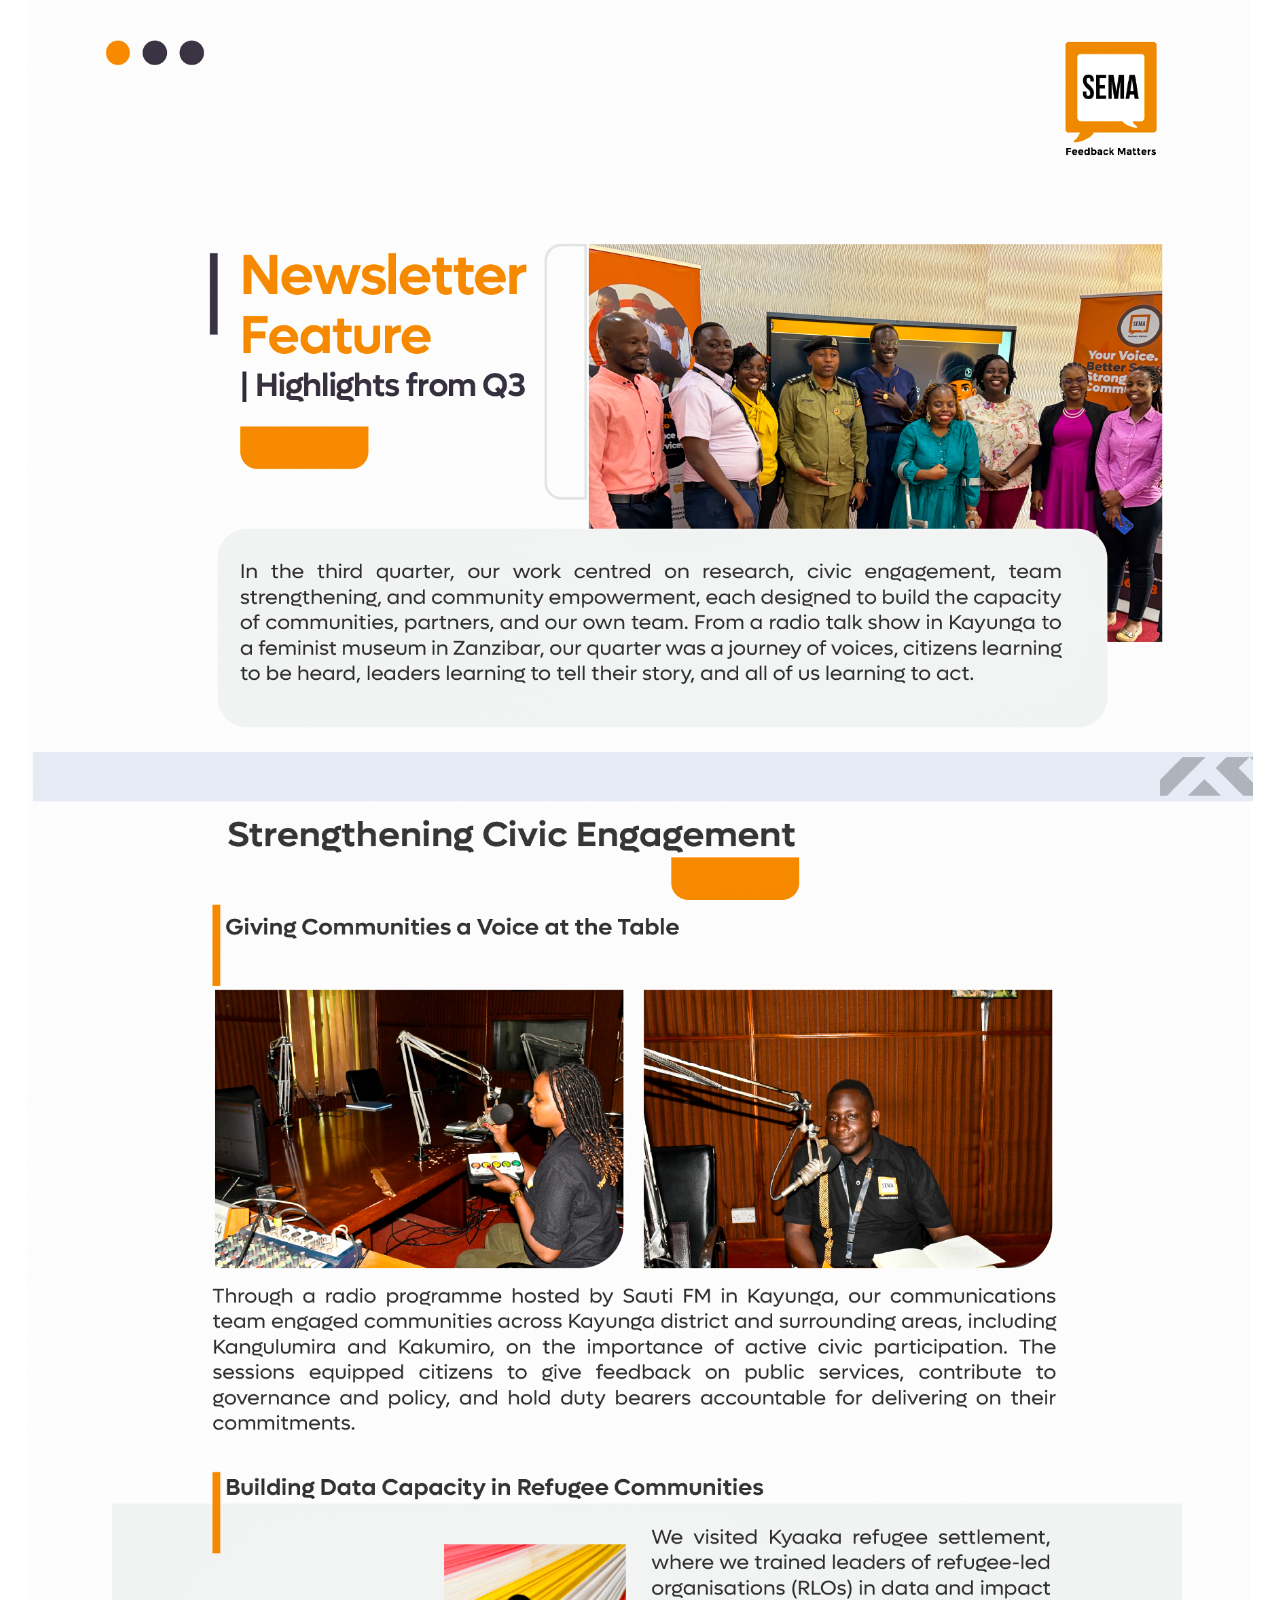
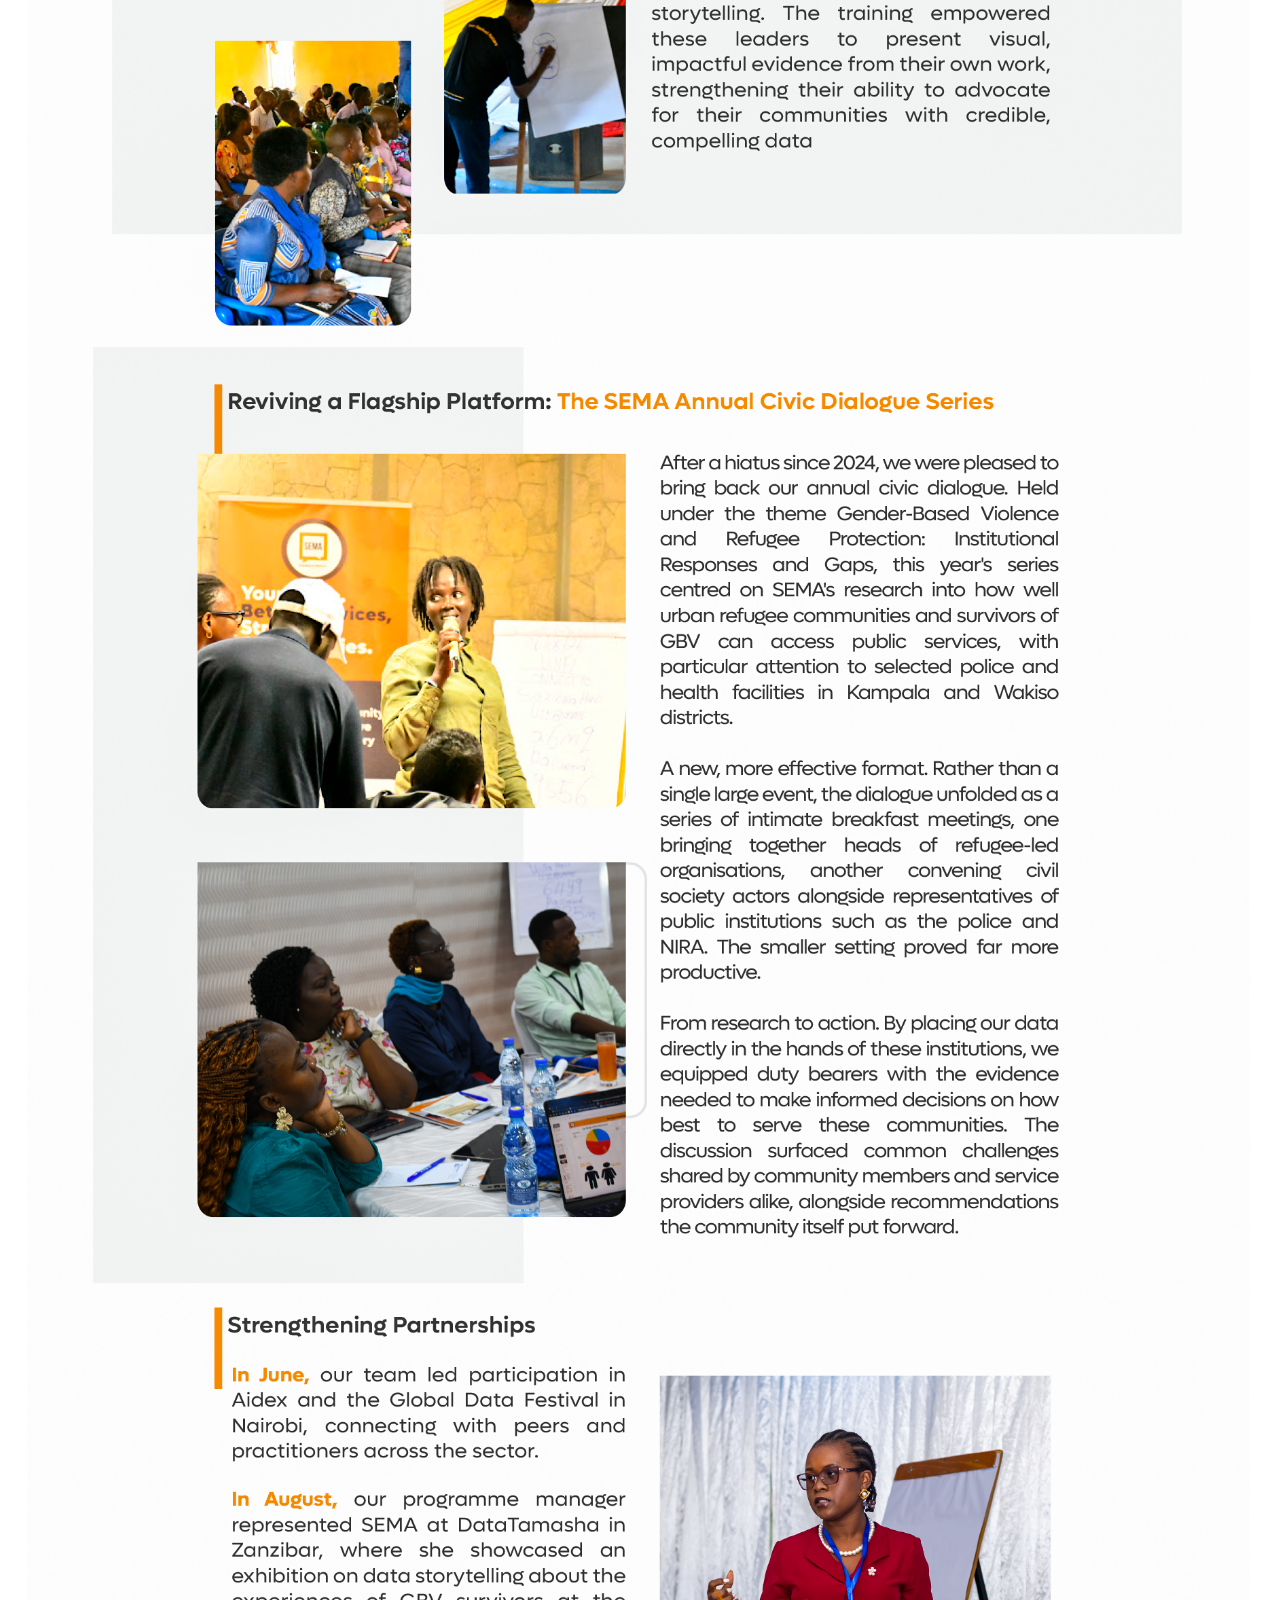
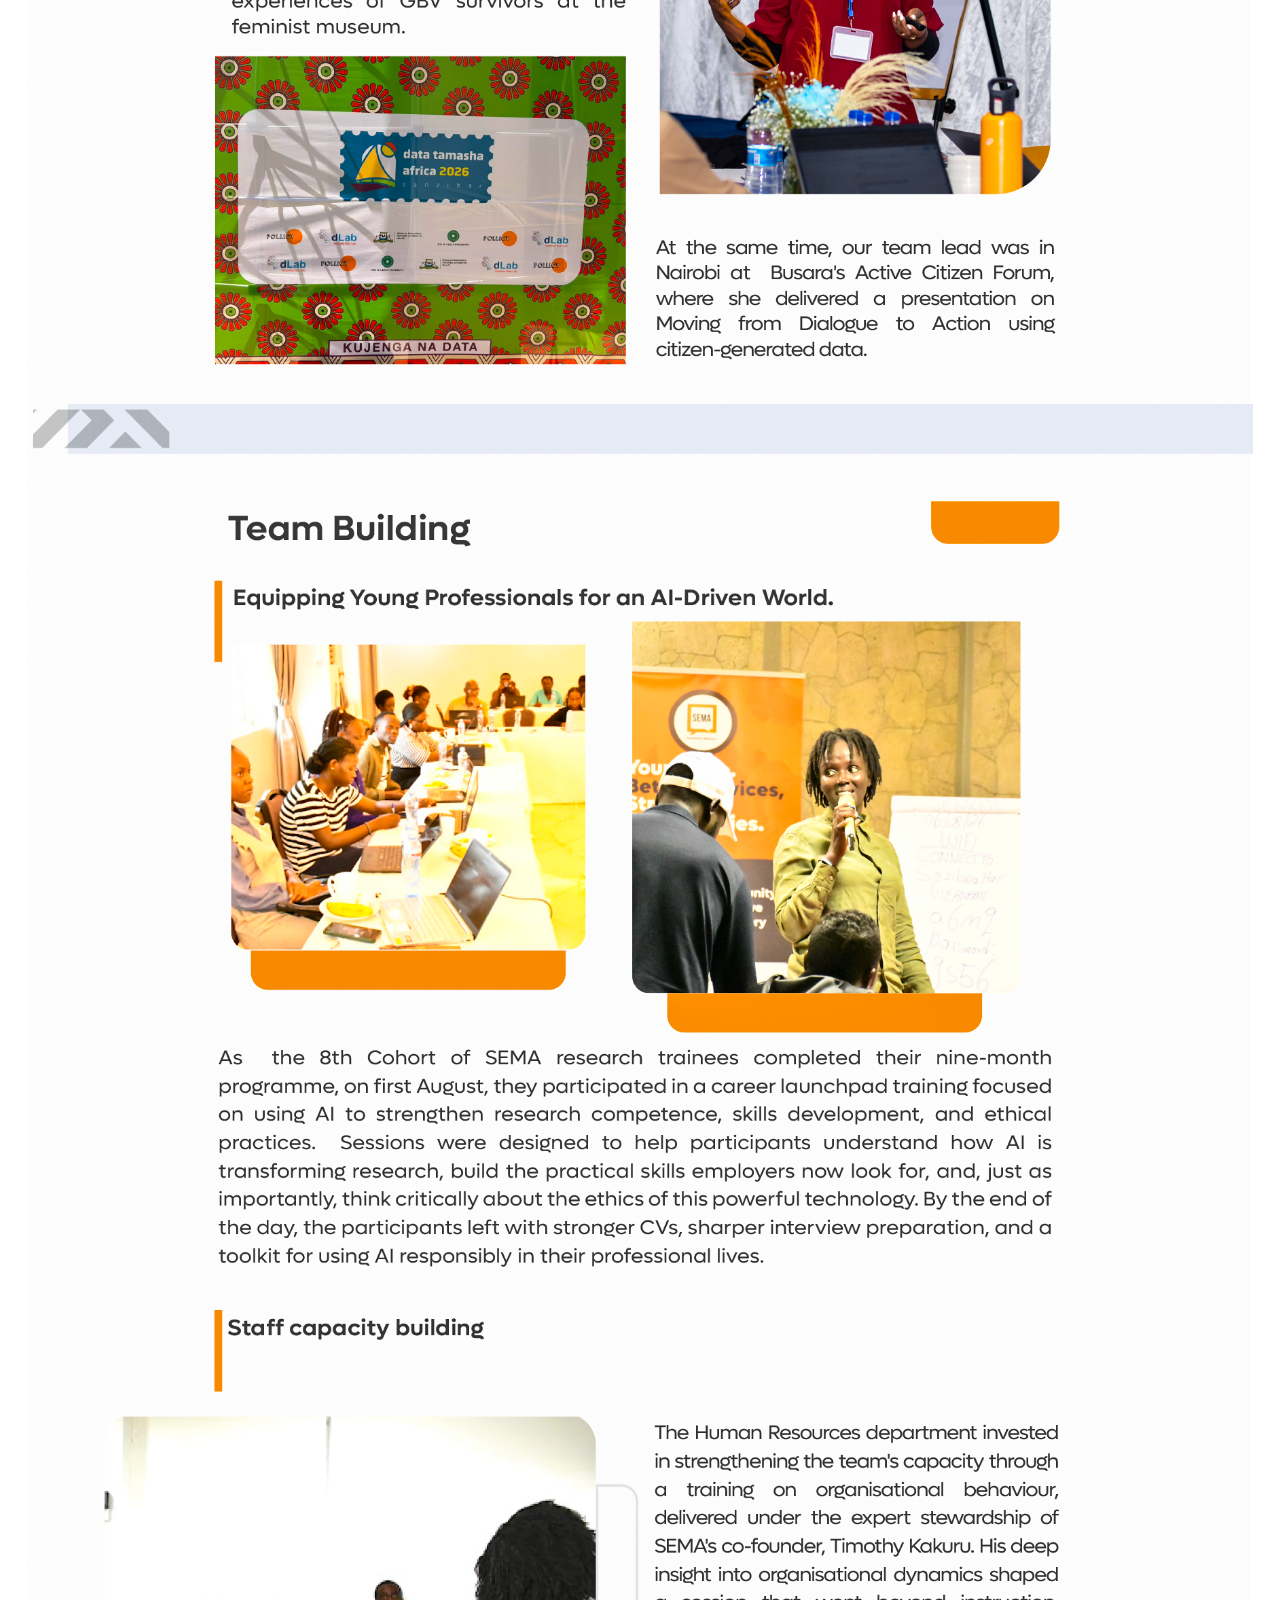
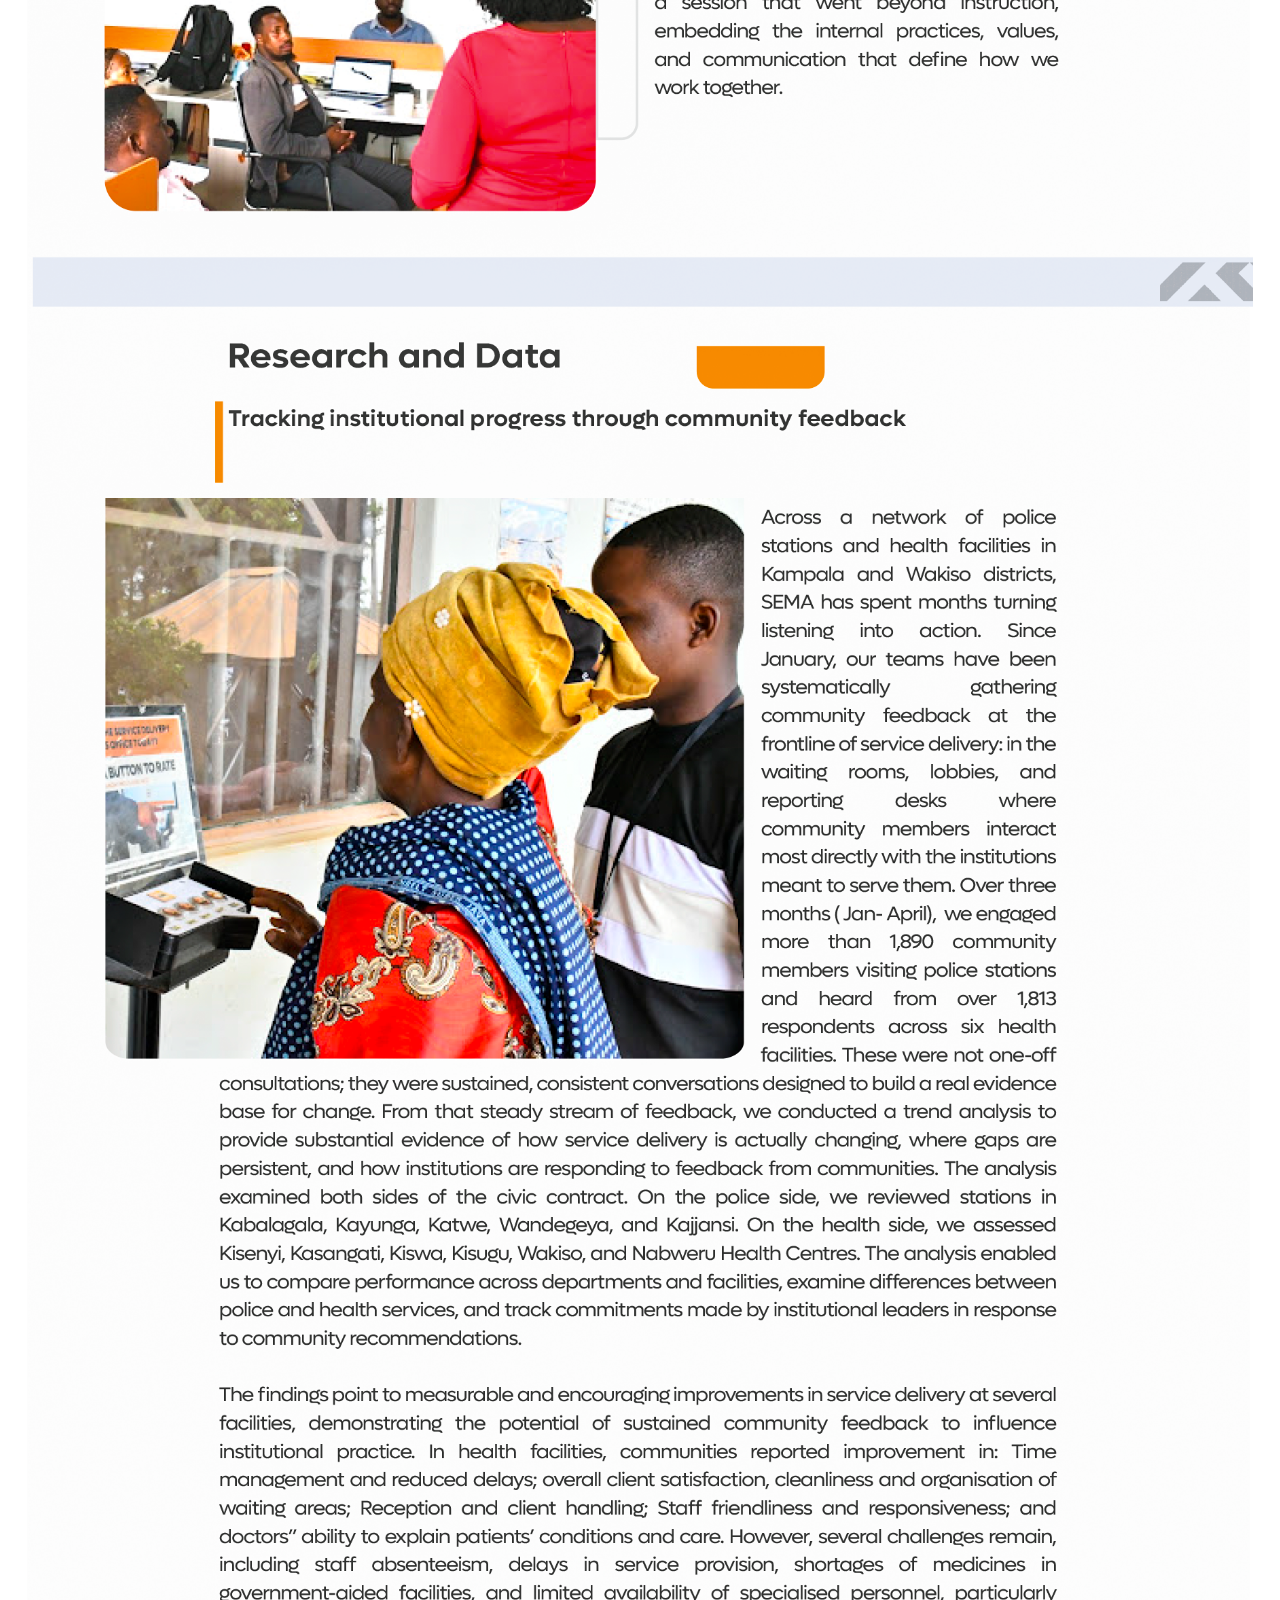
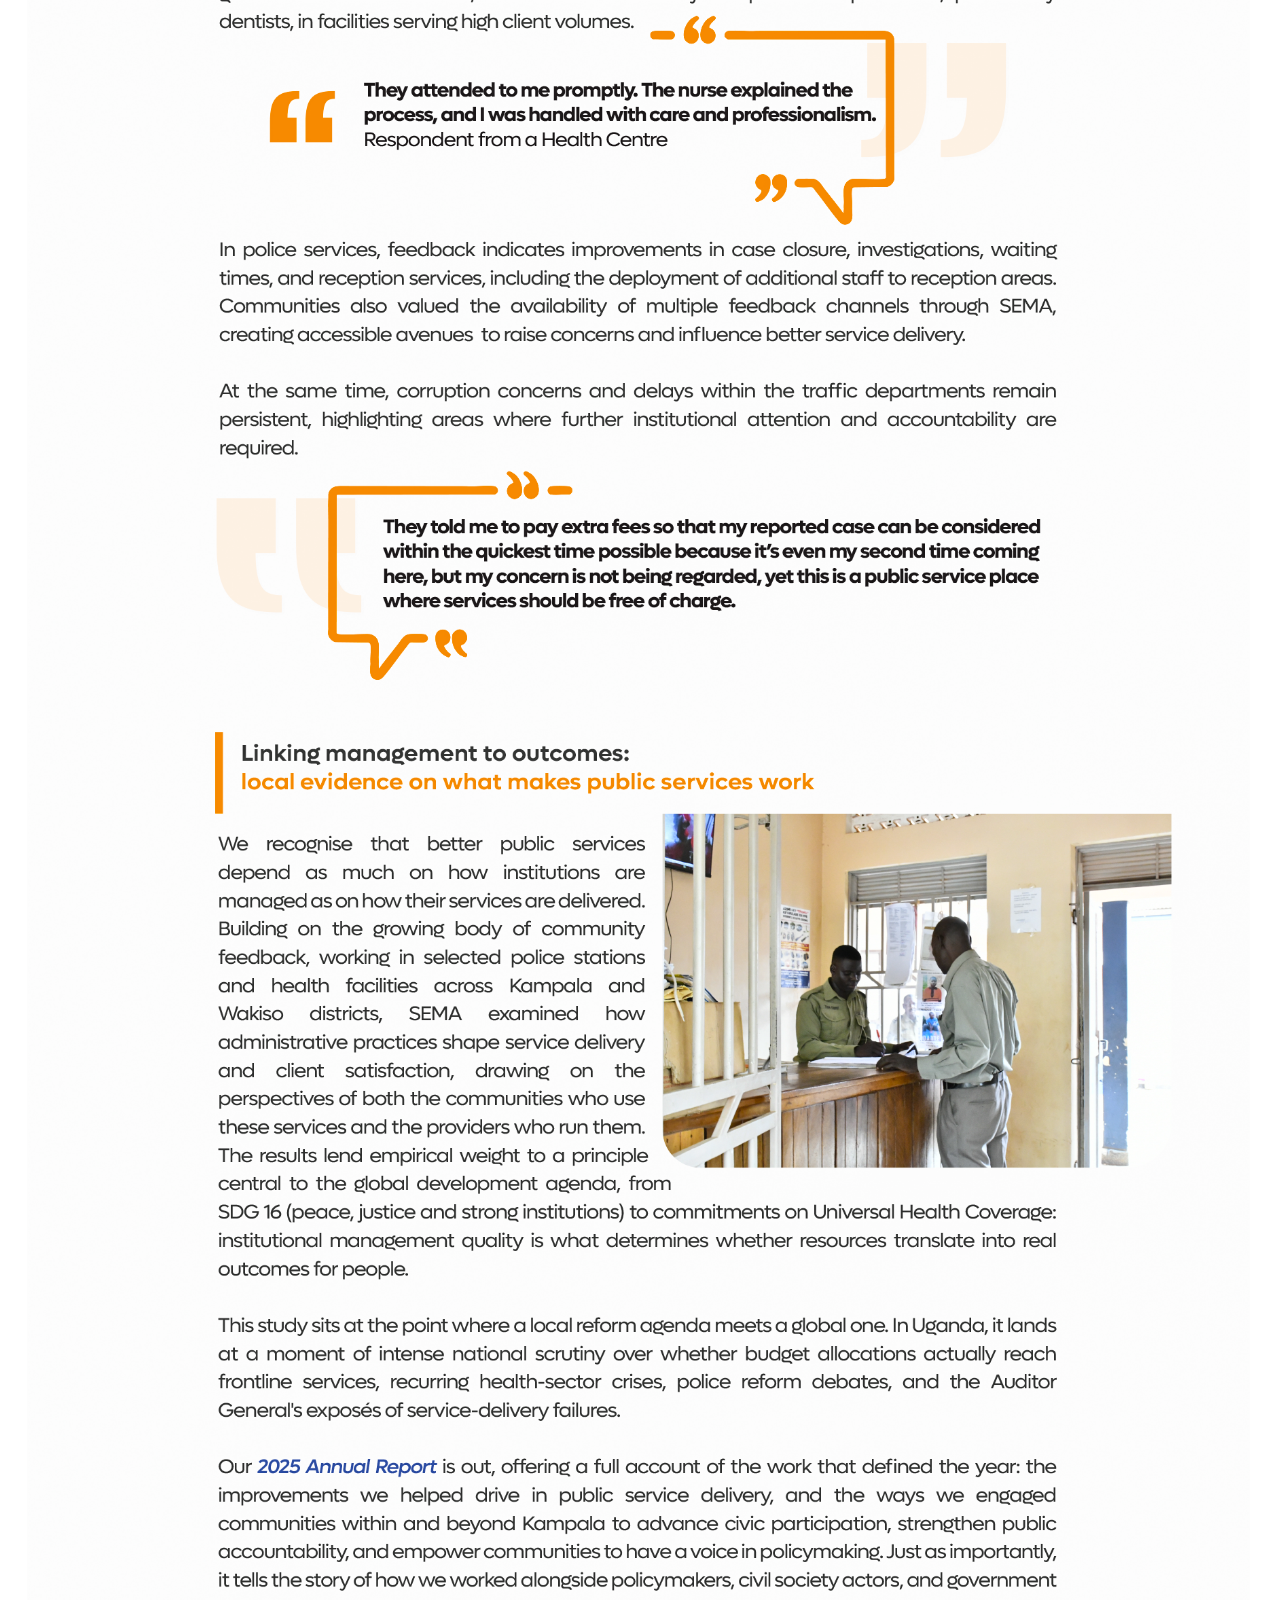
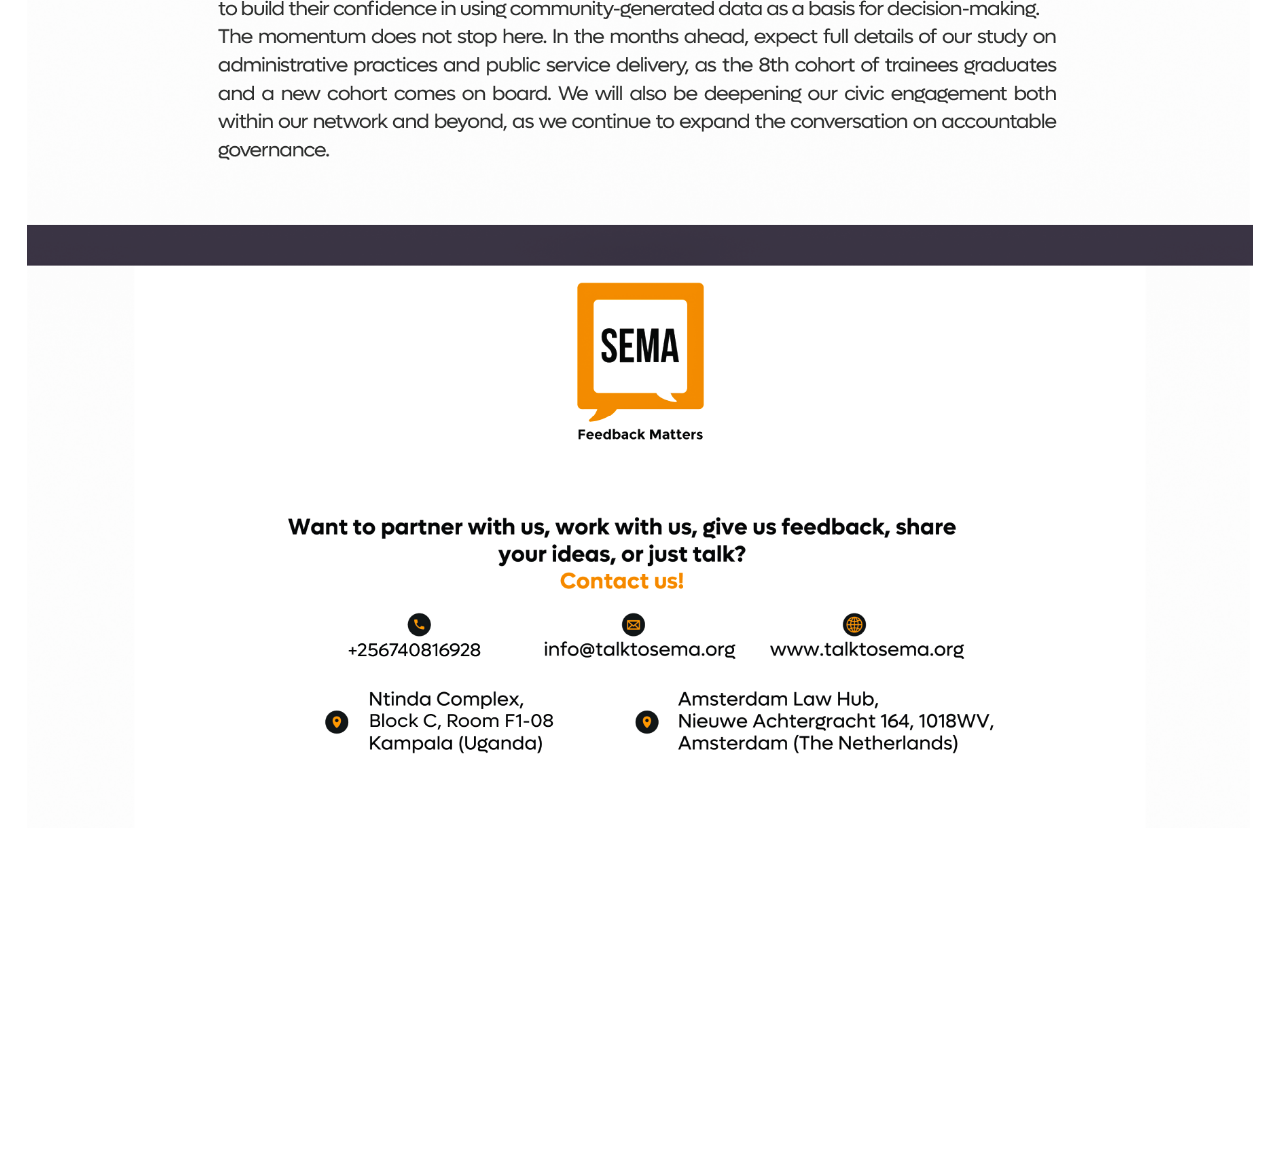
<file: posts/Newsletter_September 2026/index.html>
<!DOCTYPE html>
<html xmlns="http://www.w3.org/1999/xhtml">
	<head>
		<meta charset="utf-8" />
		<title>Highlights from Quater 3</title>
		<meta property="og:image" content="Newsletter_Spet_206-web-resources/image/Newsletter_Spet_206-thumbnail.webp" />
		<meta name="twitter:card" content="summary_large_image" />
		<meta name="twitter:image" content="Newsletter_Spet_206-web-resources/image/Newsletter_Spet_206-thumbnail.webp" />
		<link href="Newsletter_Spet_206-web-resources/css/idGeneratedStyles.css" rel="stylesheet" type="text/css" />
	</head>
	<body id="Newsletter_Spet_206">
		<div class="_idGenObjectLayout-1">
			<div id="_idContainer002">
				<div id="_idContainer000" class="_idGenObjectStyleOverride-1">
					<img class="_idGenObjectAttribute-1" src="Newsletter_Spet_206-web-resources/image/Newsletter_Spet_206-optimized.webp" alt="SEMA Newsletter, September 2026" />
				</div>
				<a href="https://talktosema.org/wp-content/uploads/2026/08/2025-Annual-Report-updated.pdf">
					<div id="_idContainer001" class="Basic-Graphics-Frame _idGenObjectStyleOverride-1">
					</div>
				</a>
			</div>
		</div>
	</body>
</html>
</file>
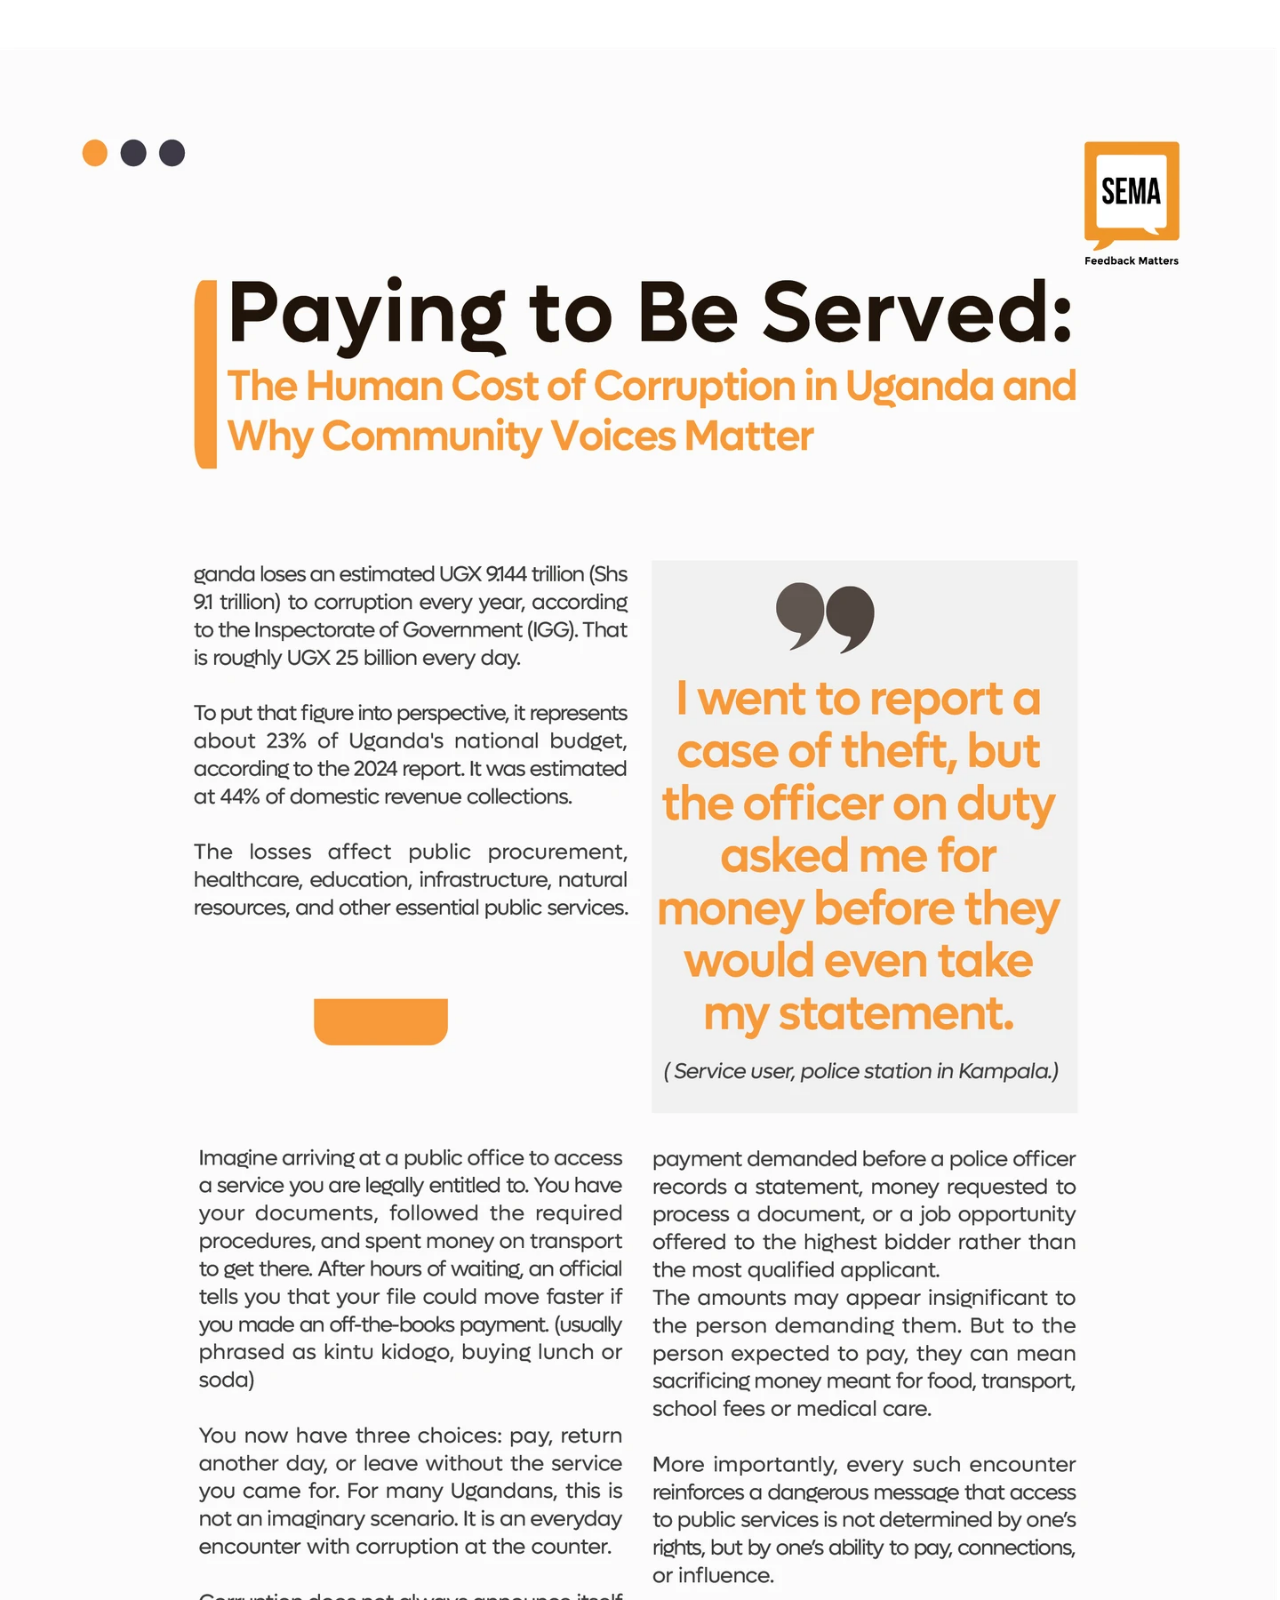
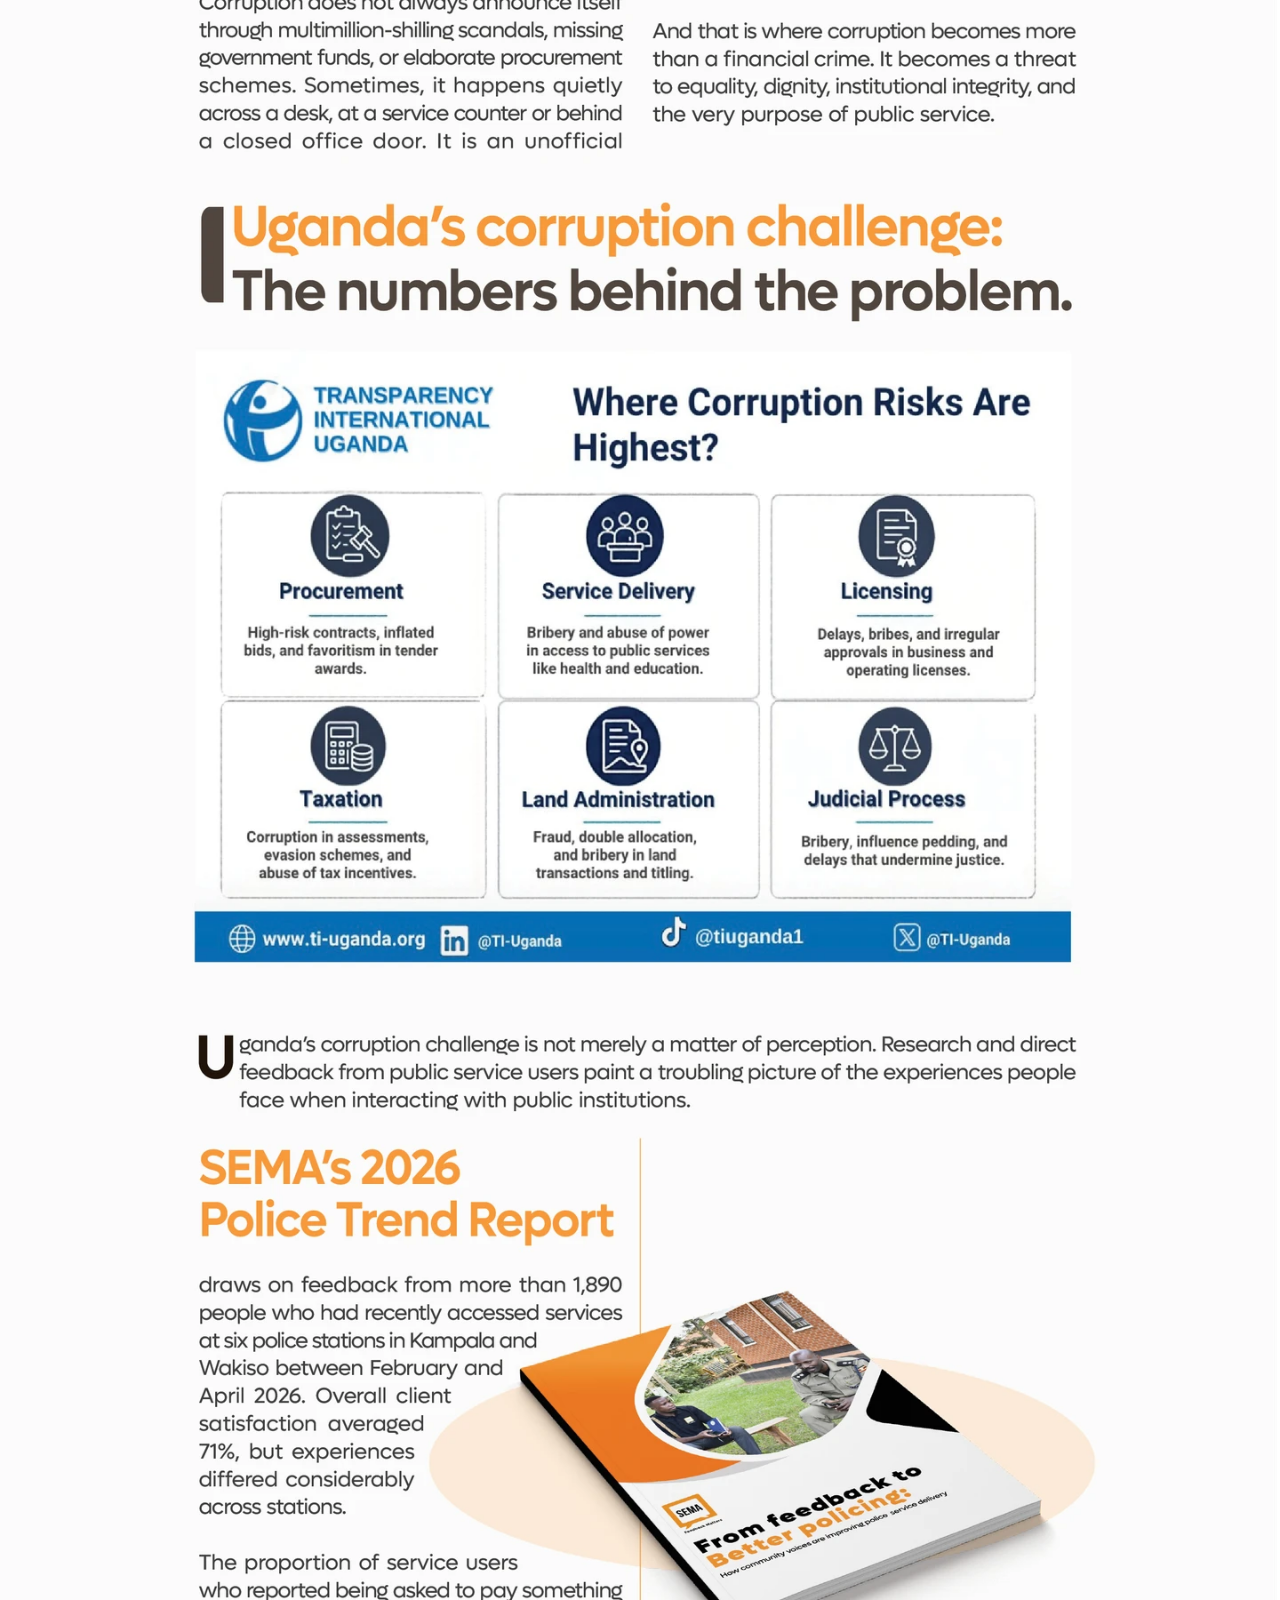
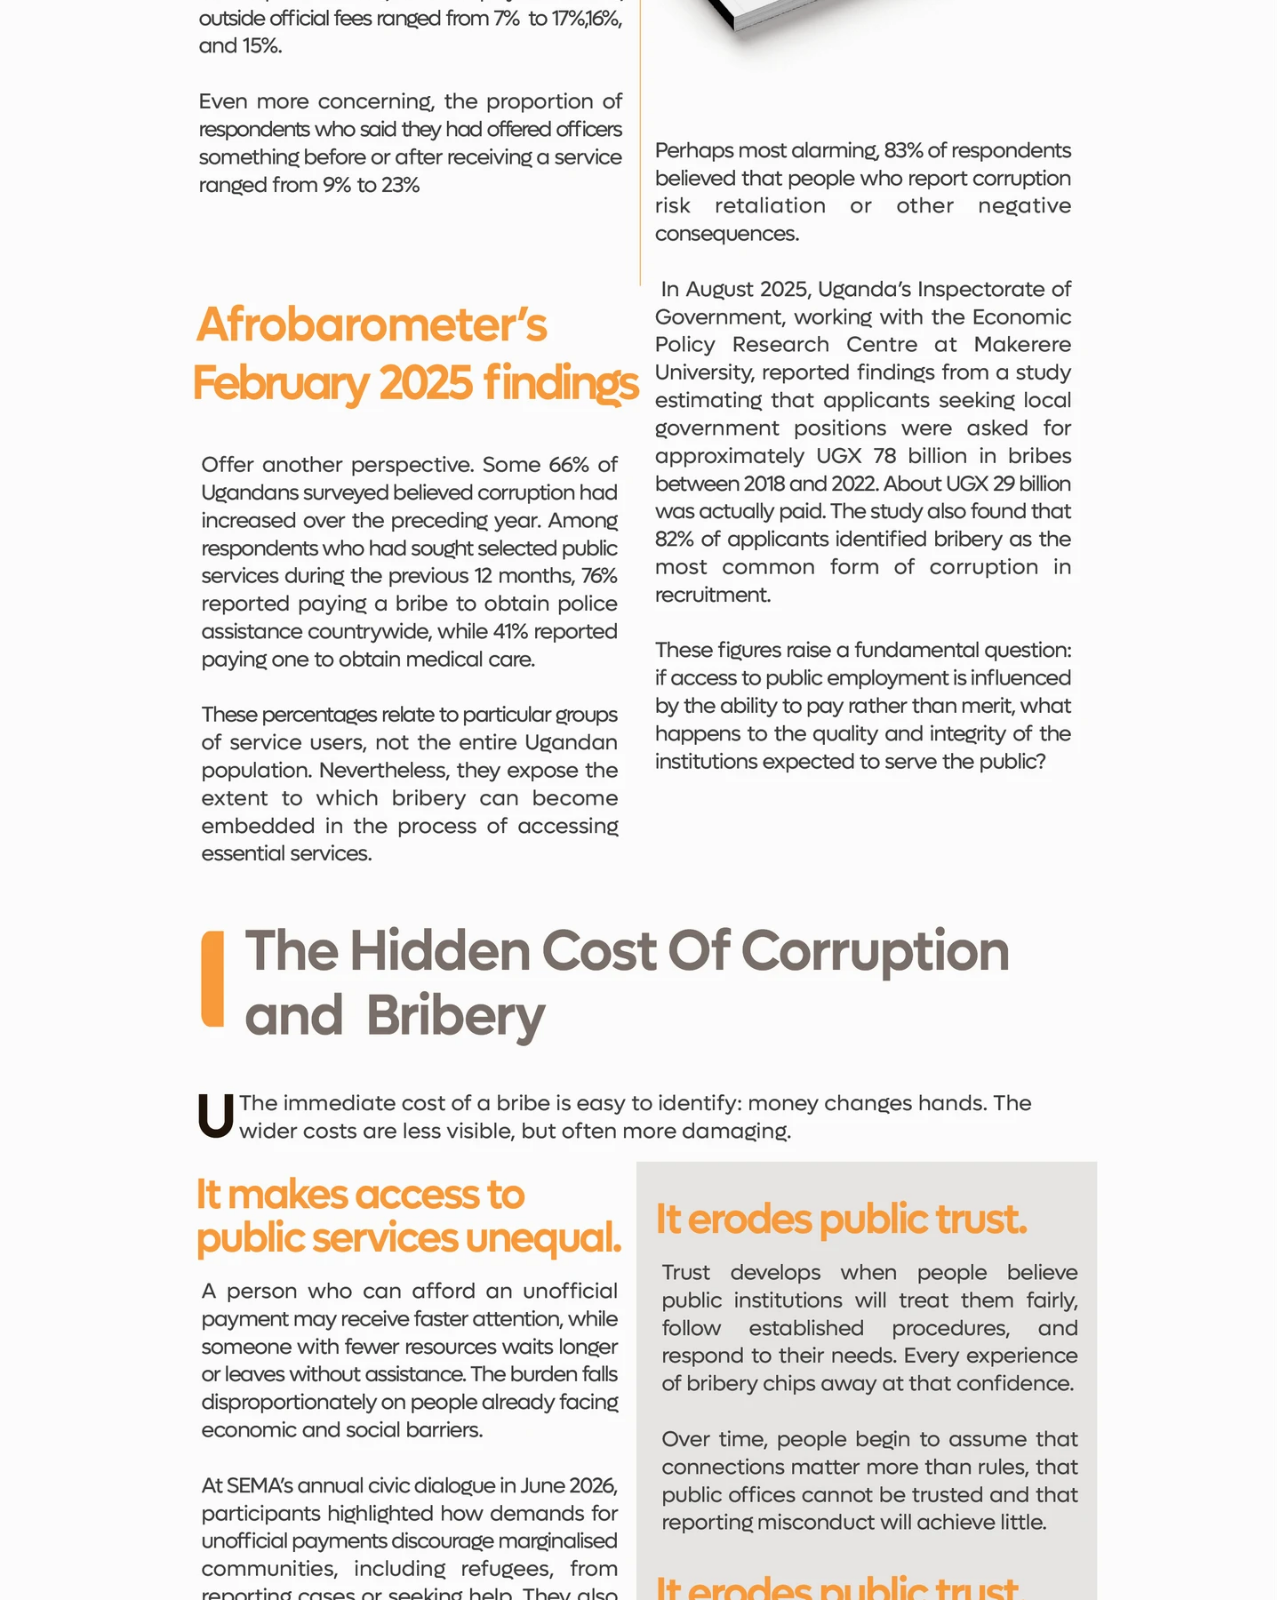
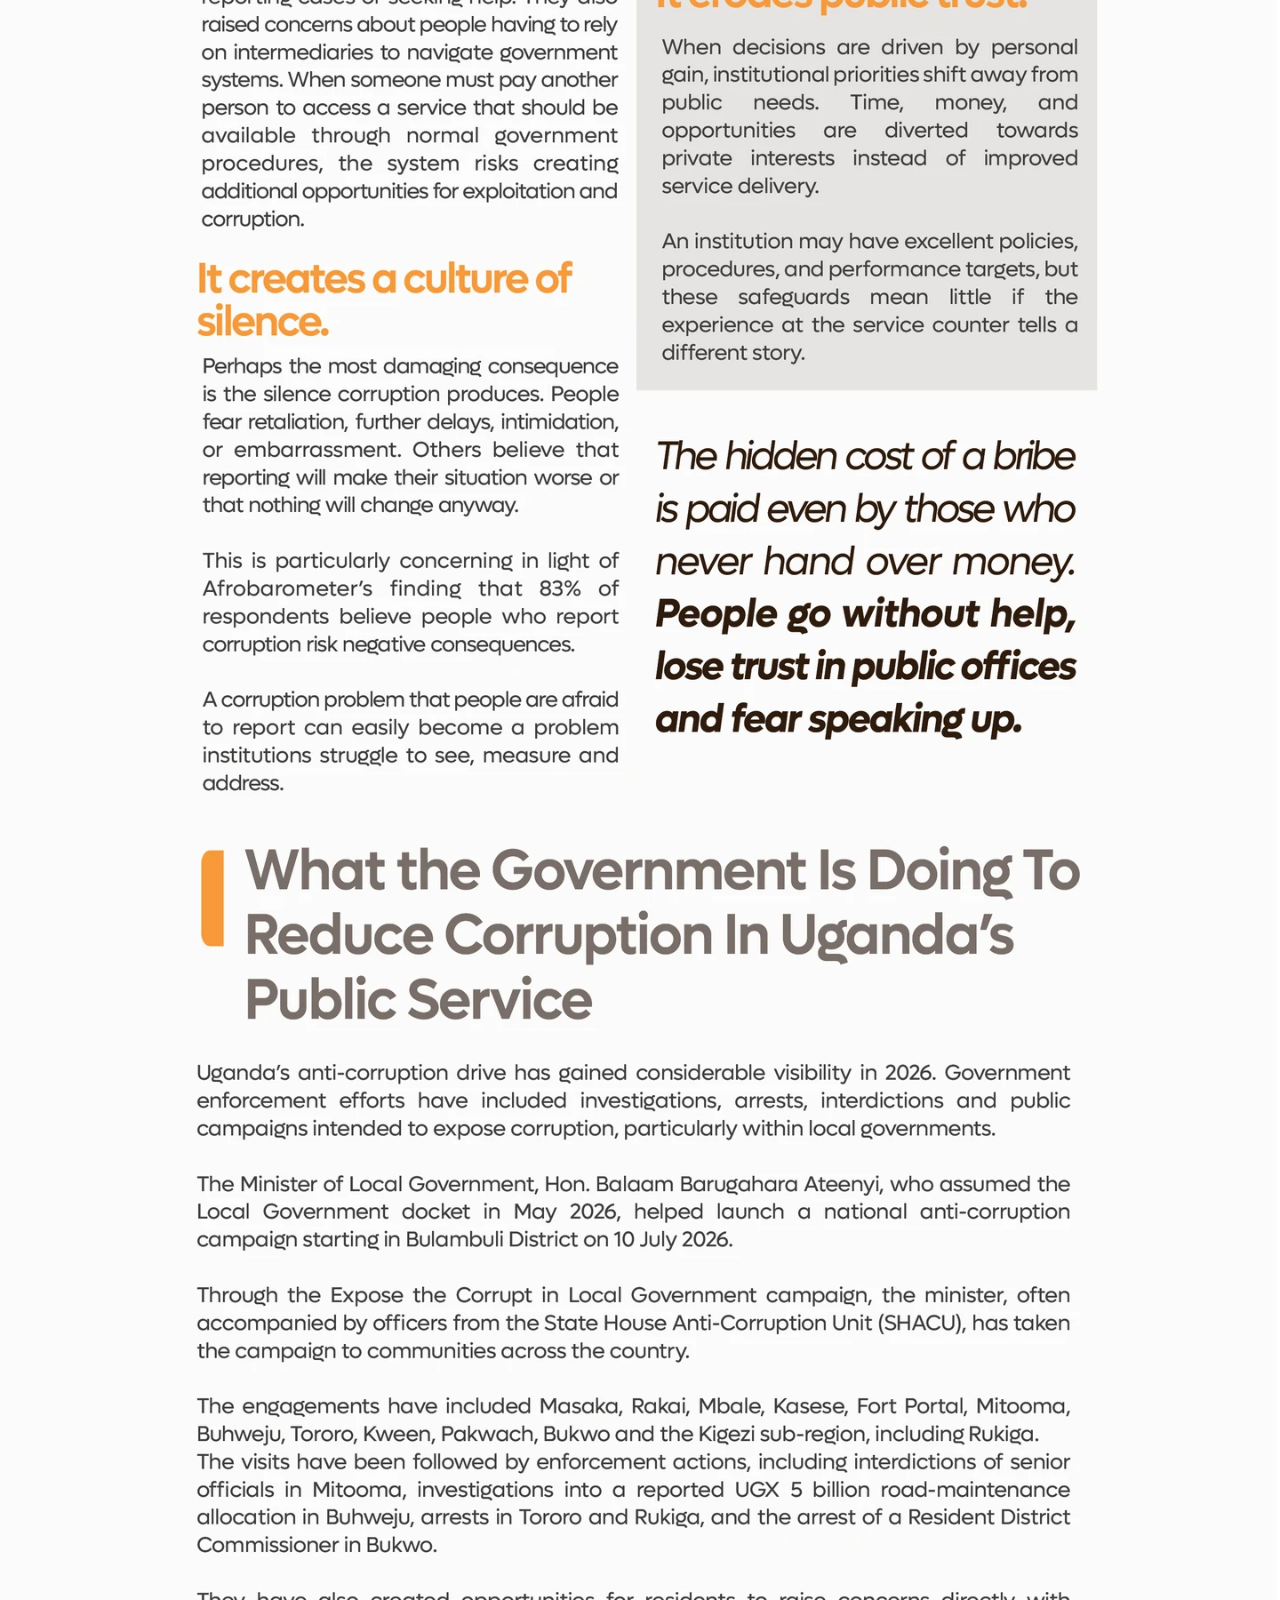
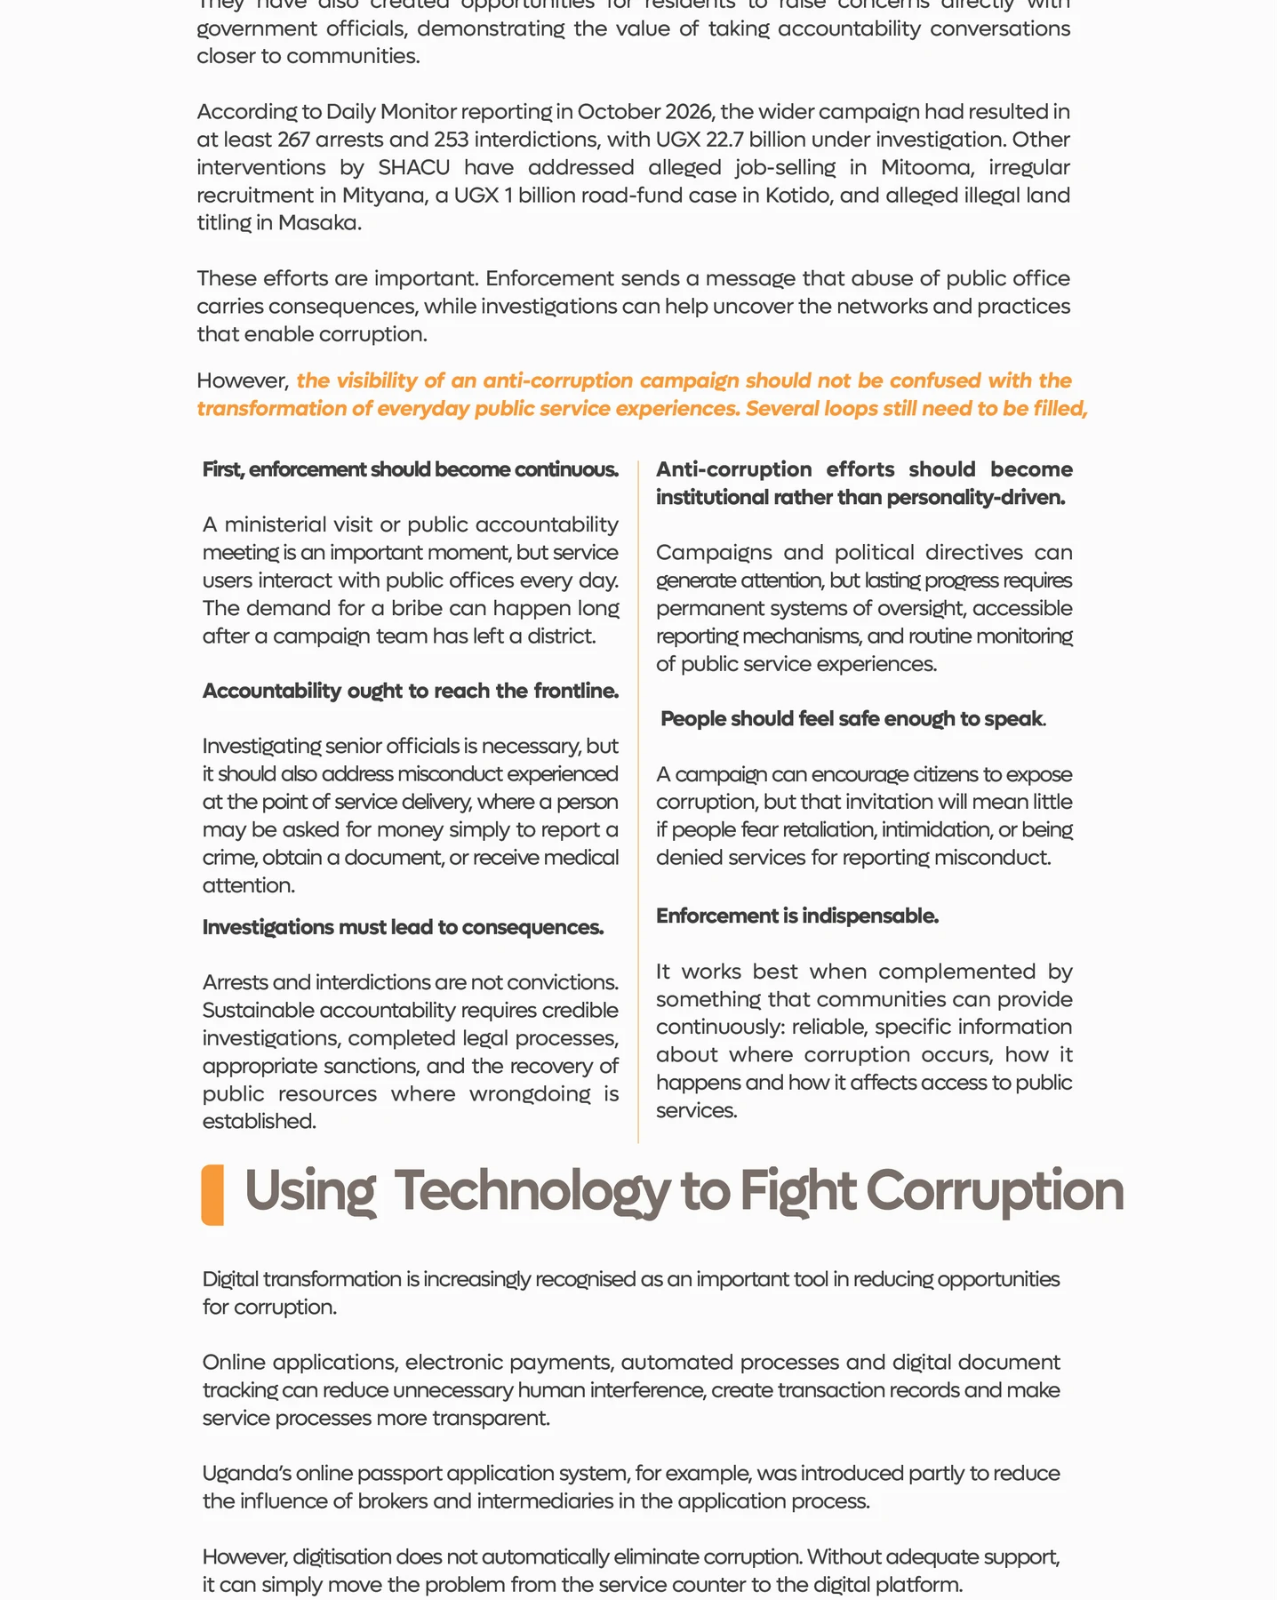
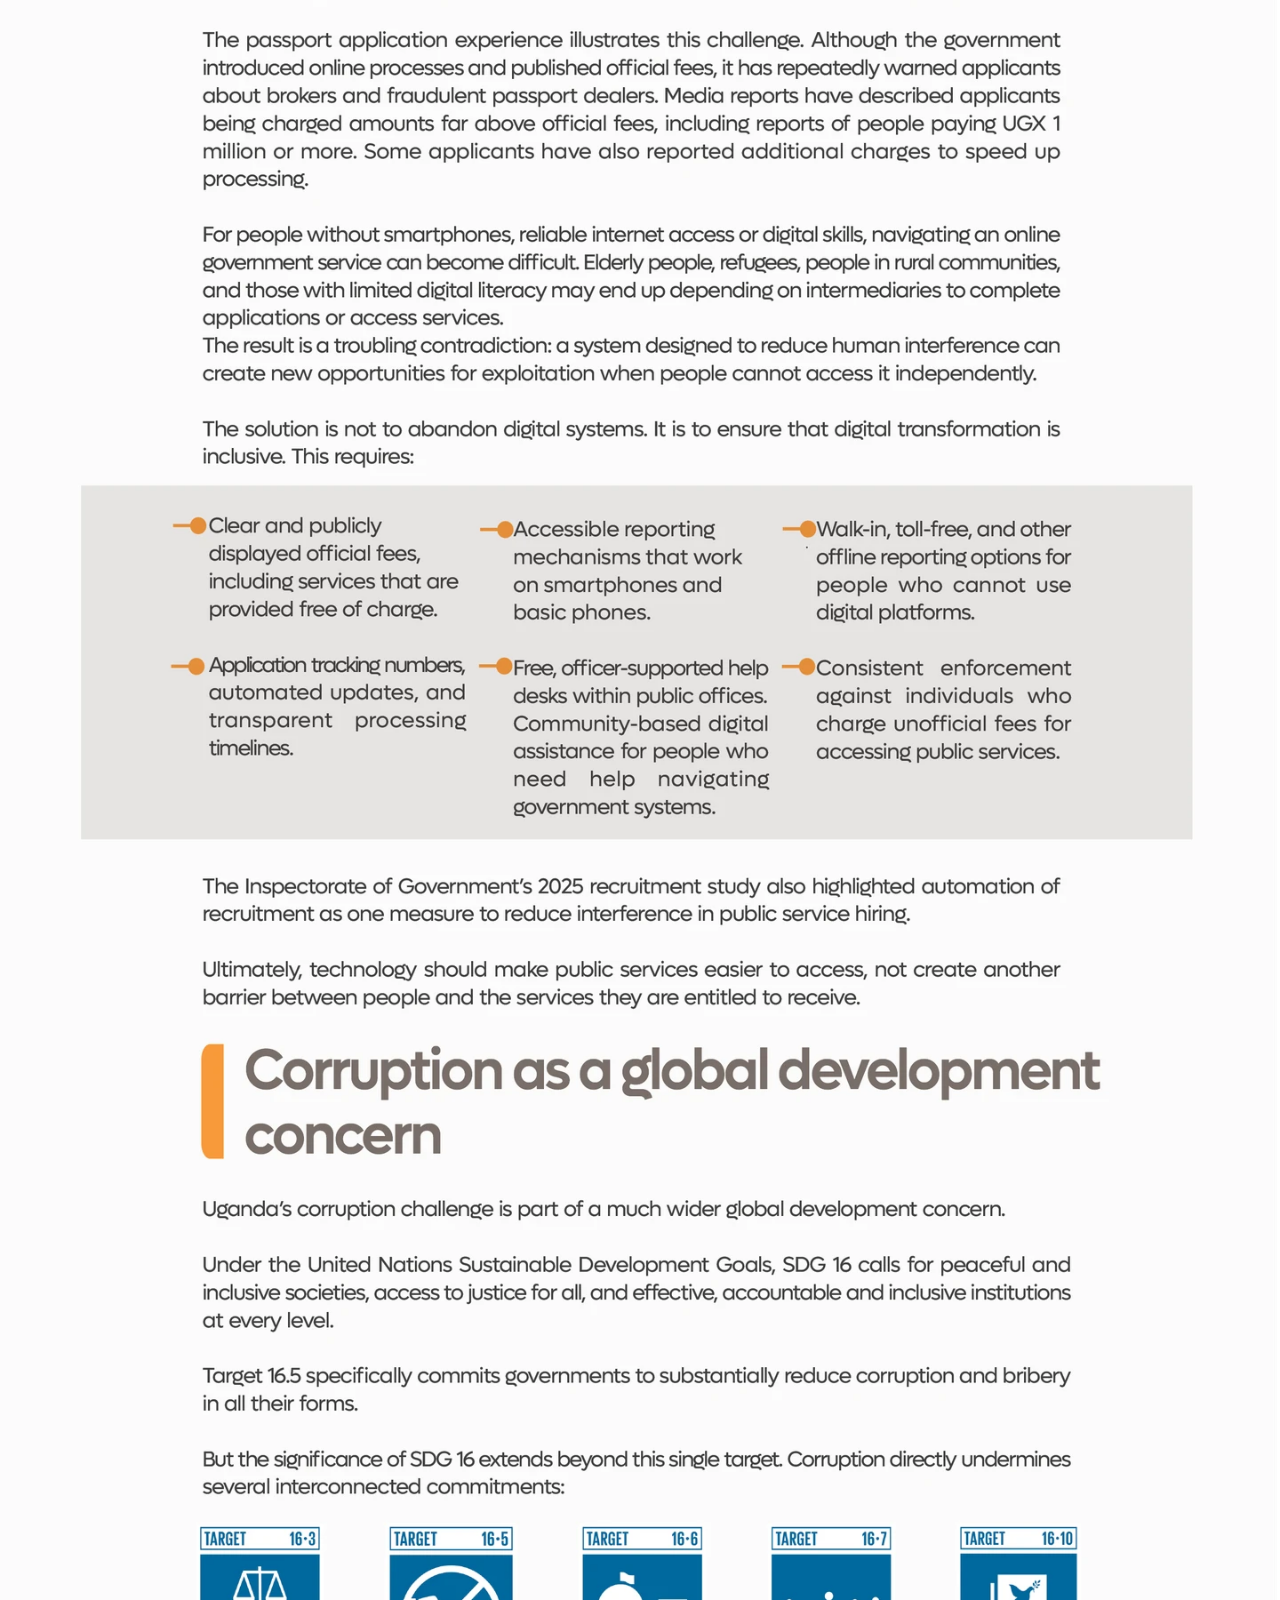
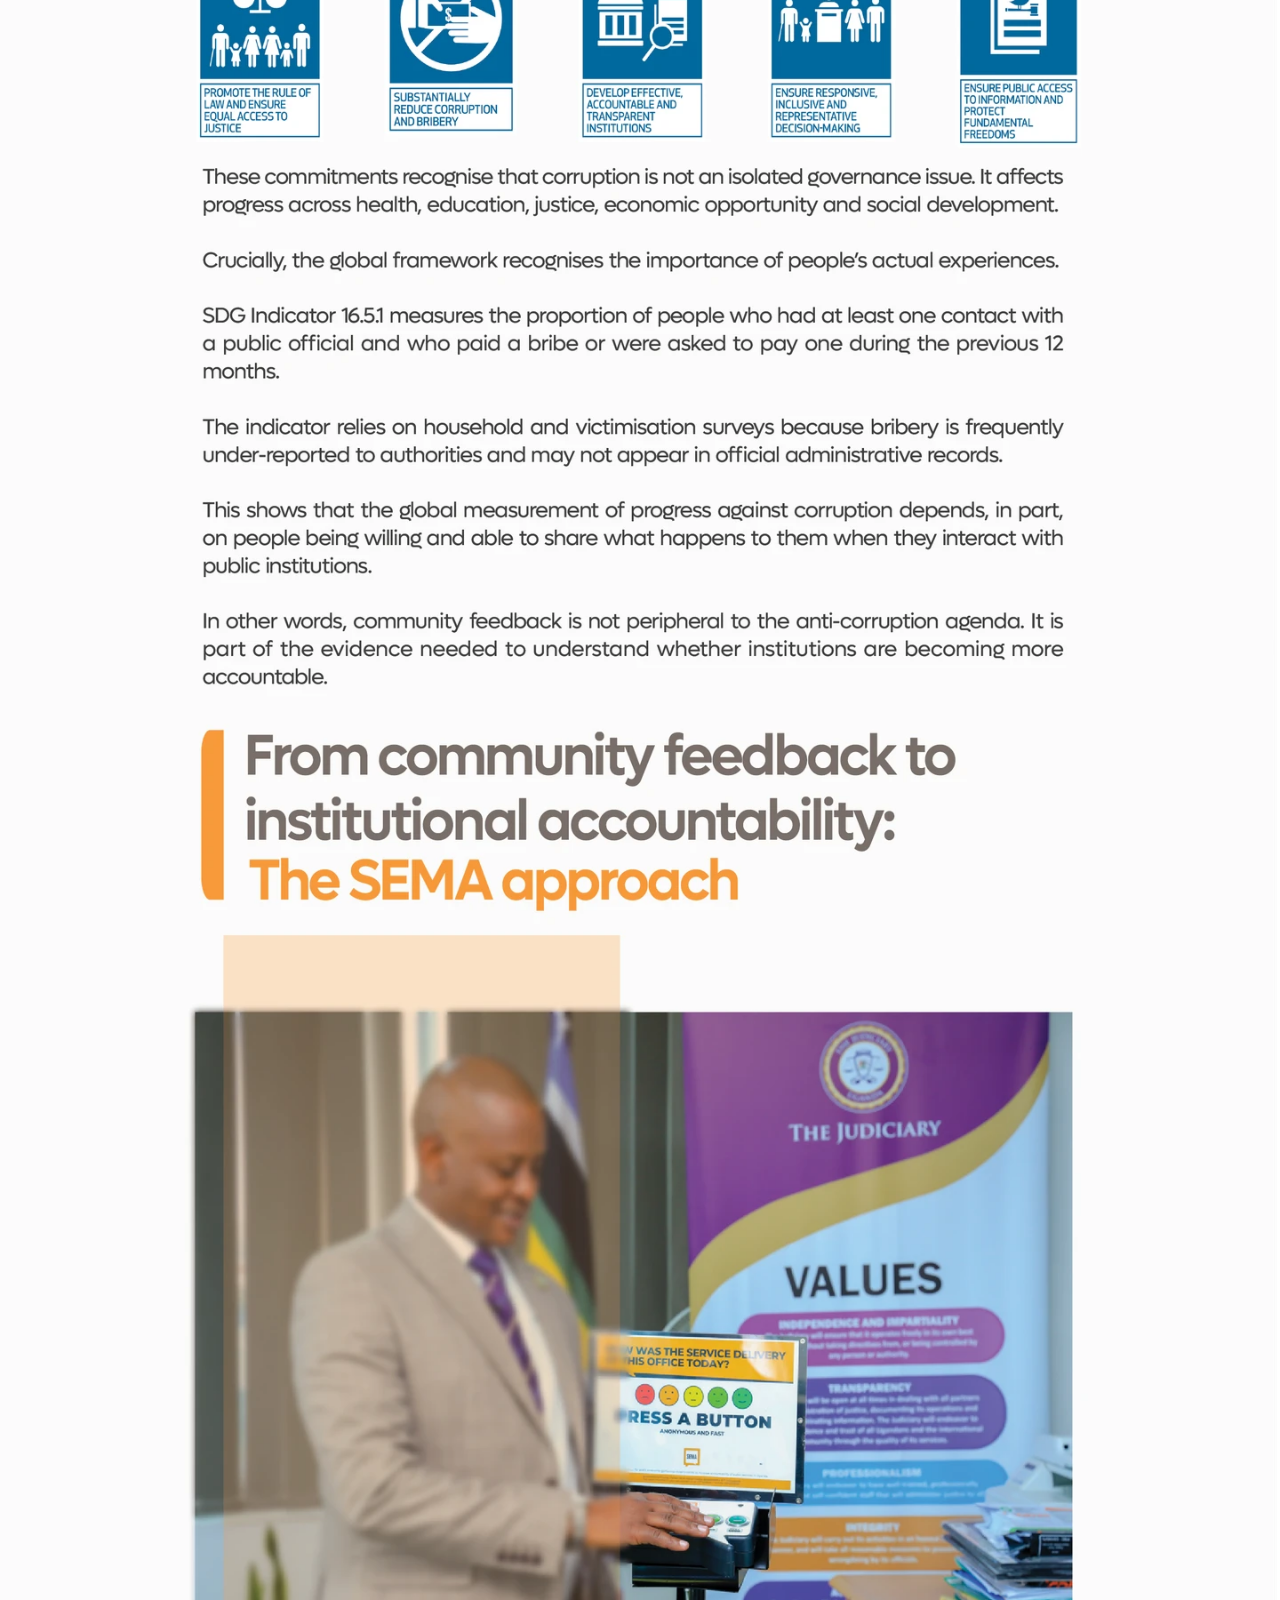
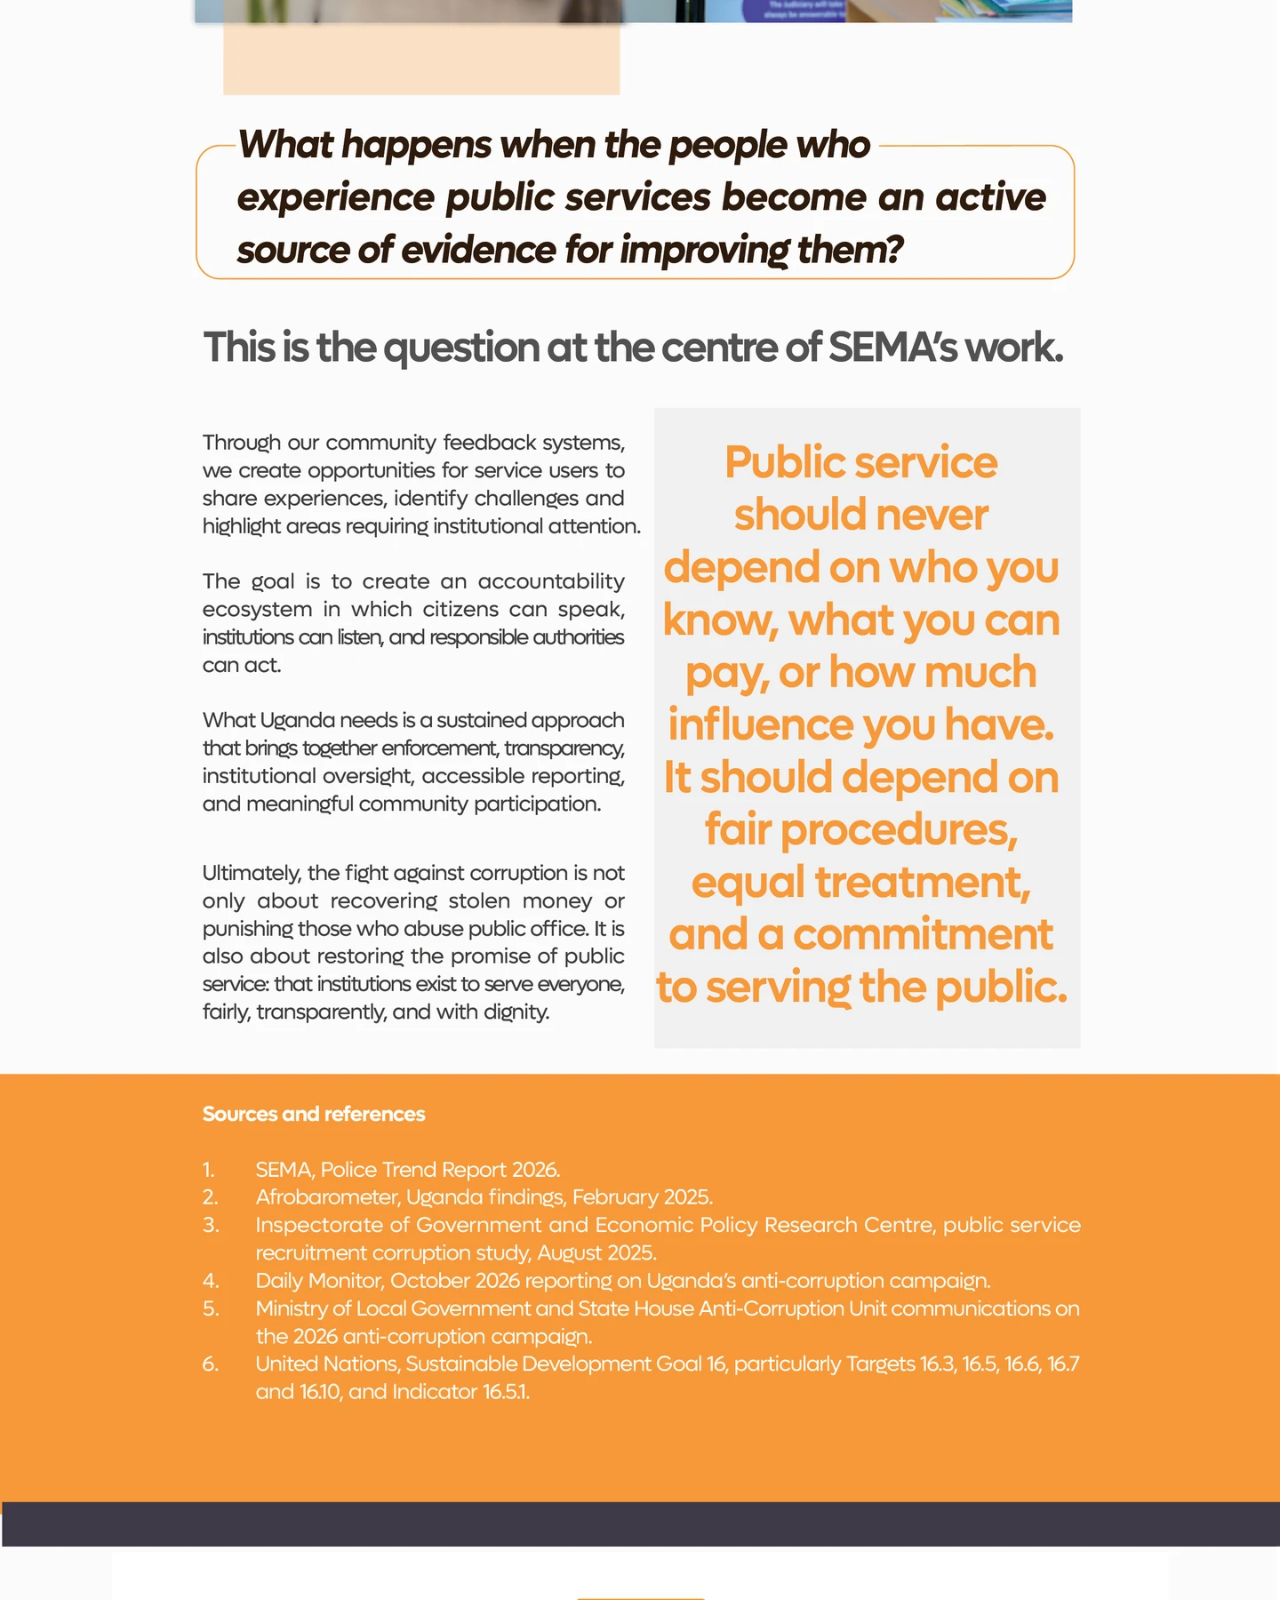
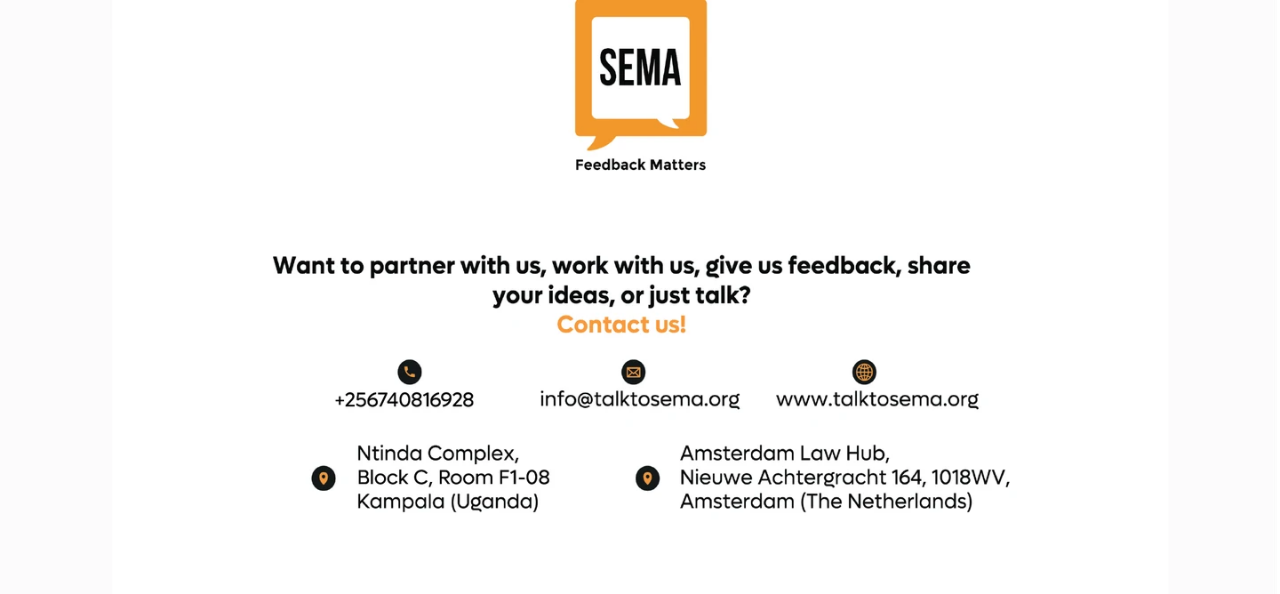
<file: posts/October_2026/index.html>
<!doctype html>
<html lang="en">
<head>
<meta charset="utf-8">
<meta name="viewport" content="width=device-width,initial-scale=1">
<meta name="dcterms.date" content="2026-10">
<meta name="dcterms.type" content="Article">
<title>Paying to Be Served</title>
<style>body{margin:0}main{max-width:2480px;margin:auto}img{display:block;width:100%;height:auto}</style>
</head>
<body><main>
<img src="images/article-01-960.webp" srcset="images/article-01-640.webp 640w, images/article-01-960.webp 960w, images/article-01-1440.webp 1440w, images/article-01-2480.webp 2480w" sizes="100vw" width="2480" height="2480" fetchpriority="high" alt="Paying to Be Served, section 1">
<img src="images/article-02-960.webp" srcset="images/article-02-640.webp 640w, images/article-02-960.webp 960w, images/article-02-1440.webp 1440w, images/article-02-2480.webp 2480w" sizes="100vw" width="2480" height="2480" loading="lazy" alt="Paying to Be Served, section 2">
<img src="images/article-03-960.webp" srcset="images/article-03-640.webp 640w, images/article-03-960.webp 960w, images/article-03-1440.webp 1440w, images/article-03-2480.webp 2480w" sizes="100vw" width="2480" height="2480" loading="lazy" alt="Paying to Be Served, section 3">
<img src="images/article-04-960.webp" srcset="images/article-04-640.webp 640w, images/article-04-960.webp 960w, images/article-04-1440.webp 1440w, images/article-04-2480.webp 2480w" sizes="100vw" width="2480" height="2480" loading="lazy" alt="Paying to Be Served, section 4">
<img src="images/article-05-960.webp" srcset="images/article-05-640.webp 640w, images/article-05-960.webp 960w, images/article-05-1440.webp 1440w, images/article-05-2480.webp 2480w" sizes="100vw" width="2480" height="2480" loading="lazy" alt="Paying to Be Served, section 5">
<img src="images/article-06-960.webp" srcset="images/article-06-640.webp 640w, images/article-06-960.webp 960w, images/article-06-1440.webp 1440w, images/article-06-2480.webp 2480w" sizes="100vw" width="2480" height="2480" loading="lazy" alt="Paying to Be Served, section 6">
<img src="images/article-07-960.webp" srcset="images/article-07-640.webp 640w, images/article-07-960.webp 960w, images/article-07-1440.webp 1440w, images/article-07-2480.webp 2480w" sizes="100vw" width="2480" height="2480" loading="lazy" alt="Paying to Be Served, section 7">
<img src="images/article-08-960.webp" srcset="images/article-08-640.webp 640w, images/article-08-960.webp 960w, images/article-08-1440.webp 1440w, images/article-08-2480.webp 2480w" sizes="100vw" width="2480" height="2480" loading="lazy" alt="Paying to Be Served, section 8">
<img src="images/article-09-960.webp" srcset="images/article-09-640.webp 640w, images/article-09-960.webp 960w, images/article-09-1440.webp 1440w, images/article-09-2480.webp 2480w" sizes="100vw" width="2480" height="2480" loading="lazy" alt="Paying to Be Served, section 9">
<img src="images/article-10-960.webp" srcset="images/article-10-640.webp 640w, images/article-10-960.webp 960w, images/article-10-1440.webp 1440w, images/article-10-2480.webp 2480w" sizes="100vw" width="2480" height="2480" loading="lazy" alt="Paying to Be Served, section 10">
<img src="images/article-11-960.webp" srcset="images/article-11-640.webp 640w, images/article-11-960.webp 960w, images/article-11-1440.webp 1440w, images/article-11-2480.webp 2480w" sizes="100vw" width="2480" height="1150" loading="lazy" alt="Paying to Be Served, section 11">
</main></body></html>
</file>
<file: posts/Newsletter_September 2026/Newsletter_Spet_206-web-resources/css/idGeneratedStyles.css>
body, div, dl, dt, dd, h1, h2, h3, h4, h5, h6, p, pre, code, blockquote, figure {
	margin:0;
	padding:0;
	border-width:0;
}
body {
	-epub-hyphens:auto;
}
div.Basic-Graphics-Frame {
	border-color:#000000;
	border-width:1px;
	border-style:solid;
}
#_idContainer000 {
	height:100.00%;
	left:0%;
	position:absolute;
	top:0%;
	width:100.00%;
	z-index:0;
}
#_idContainer001 {
	height:0.32%;
	left:18.48%;
	position:absolute;
	top:89.16%;
	width:15.41%;
	z-index:1;
}
#_idContainer002 {
	display:inline-block;
	padding:715.43% 0% 0% 0%;
	position:relative;
	width:95.77%;
}
img._idGenObjectAttribute-1 {
	min-width:100%;
	width:100.00%;
}
div._idGenObjectStyleOverride-1 {
	border-width:0px;
}
div._idGenObjectLayout-1 {
	text-align:center;
}
</file>
